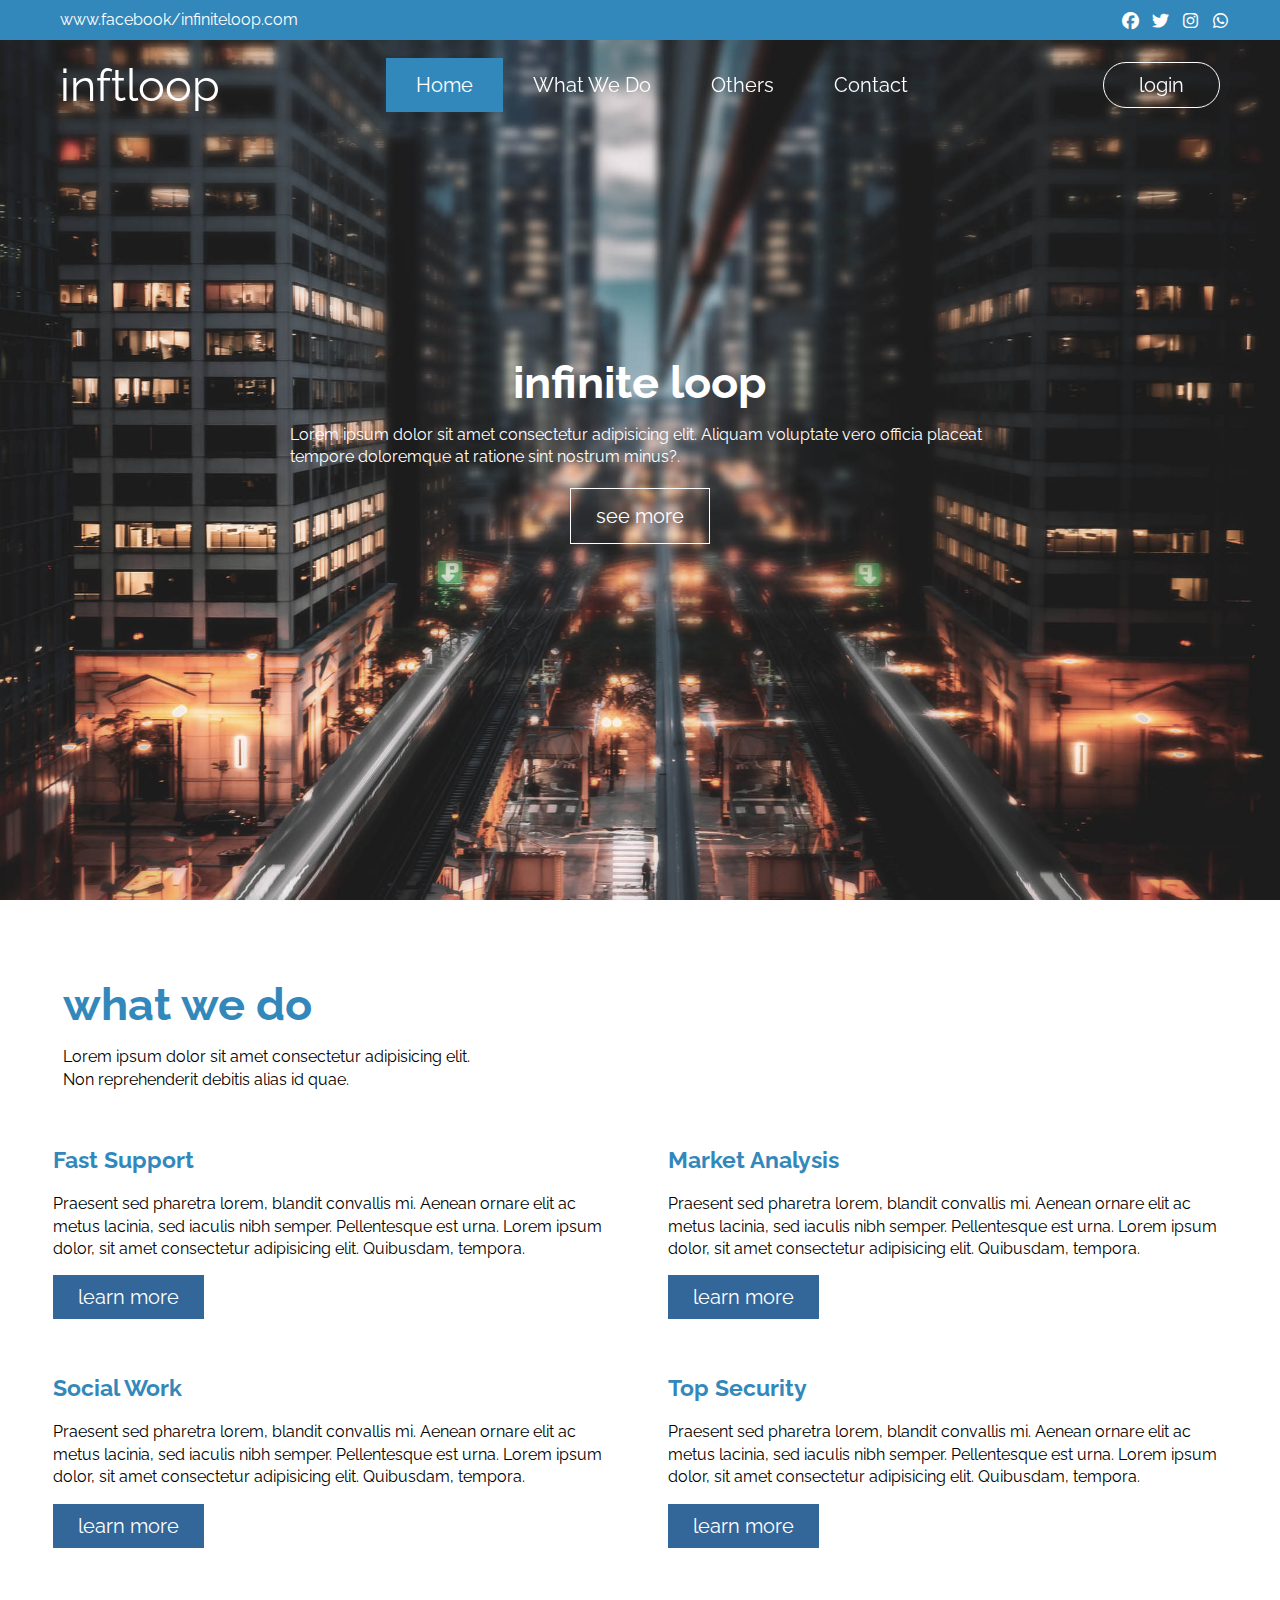
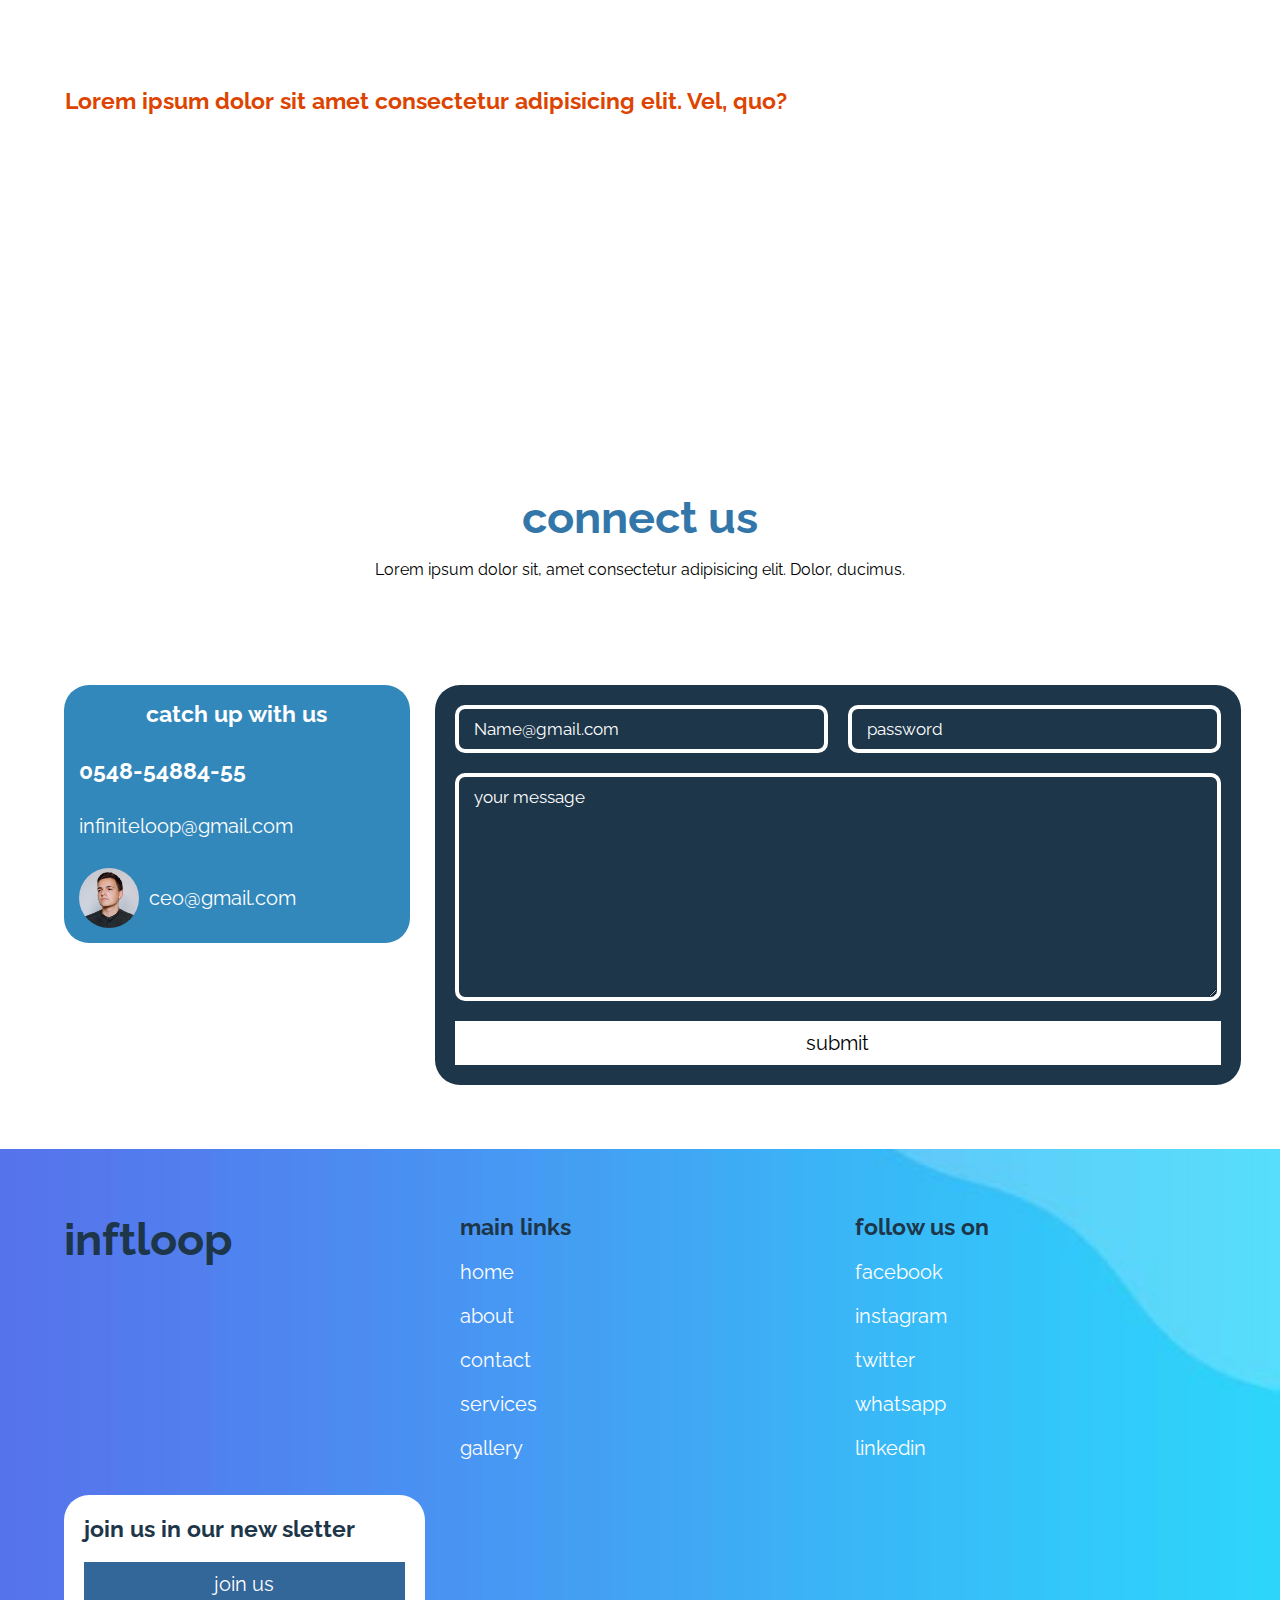
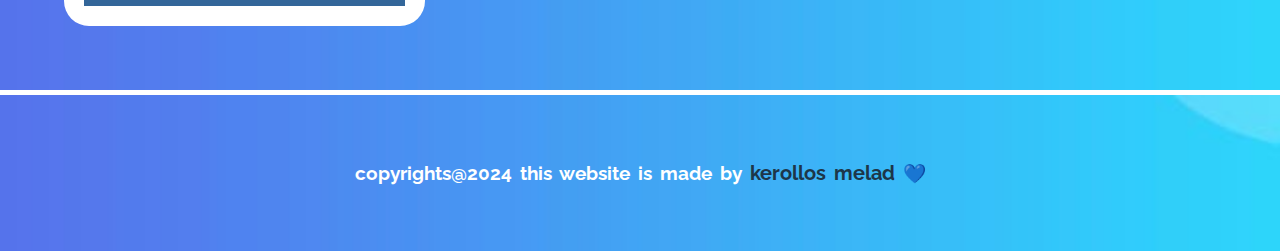
<file: index.html>
<!DOCTYPE html>
<html lang="en">
<head>
    <meta charset="UTF-8">
    <meta name="viewport" content="width=device-width, initial-scale=1.0">
    <title>Document</title>
    <link rel="stylesheet" href="css/home.css">
    <link rel="stylesheet" href="css/style.css">
    <link rel="stylesheet" href="https://cdnjs.cloudflare.com/ajax/libs/font-awesome/6.5.2/css/all.min.css" />
</head>
<body>
    <section class="media">
        <p>www.facebook/infiniteloop.com</p>
        <ul>
            <li> <i class="fa-brands fa-facebook"></i></li>
            <li> <i class="fa-brands fa-twitter"></i></li>
            <li> <i class="fa-brands fa-instagram"></i> </li>
            <li> <i class="fa-brands fa-whatsapp"></i> </li>
        </ul>
    </section>
    <!------------------ end media-------------------------------->
    <header>
        <a href="index.html" class="logo">inftloop</a>
        <nav>
            <ul class="menu">
                <li><a class="link active " href="#home">home</a></li>
                <li><a class="link" href="#about">what we do</a></li>
                <li  id="other" >
                    <a href="#"class="link">others</a>
                    <article class="other-links">
                        <ul>
                            <li><a href="services.html" class="link">more services</a></li>
                            <li><a href="gallery.html" class="link">gallery</a></li>
                        </ul>
                    </article>
                </li>
                <li><a class="link" href="#contact">contact</a></li>
            </ul>
        </nav>
        <article class="more">
            <article class="menu-btn">
                <div></div>
                <div></div>
            </article>
            <a href="log.html" class="logorsign">login</a>
        </article>
    </header>
    <!------------------ end header-------------------------------->
    <!------------------  home-------------------------------->
    <section class="home" id="home">
        <article class="home-text">
            <h3 class="d">infinite loop</h3>
            <p>Lorem ipsum dolor sit amet consectetur adipisicing elit. Aliquam voluptate vero officia placeat tempore doloremque at ratione sint nostrum minus?.</p>
            <a href="#">see more</a>
        </article>
    </section>
    <!------------------  home-------------------------------->
    <!------------------  service-------------------------------->
    <section class="about" id="about">
        <article class="title">
            <h3>what we do</h3>
            <p>Lorem ipsum dolor sit amet consectetur adipisicing elit.  <br>
                Non reprehenderit debitis alias id quae.
            </p>
        </article>
        <article class="service-boxs">
            <article class="service-box">
                <div class="service-text">
                    <h3>Fast Support</h3>
                    <p>Praesent sed pharetra lorem, blandit convallis mi. Aenean ornare elit ac metus lacinia, 
                        sed iaculis nibh semper. Pellentesque est urna.
                        Lorem ipsum dolor, sit amet consectetur adipisicing elit. Quibusdam, tempora.
                    </p>
                    <a href="#">learn more</a>
                </div>
            </article>
            <article class="service-box">
                <div class="service-text">
                    <h3>Market Analysis</h3>
                    <p>Praesent sed pharetra lorem, blandit convallis mi. Aenean ornare elit ac metus lacinia, 
                        sed iaculis nibh semper. Pellentesque est urna.
                        Lorem ipsum dolor, sit amet consectetur adipisicing elit. Quibusdam, tempora.
                    </p>
                    <a href="#">learn more</a>
                </div>
            </article>
            <article class="service-box">
                <div class="service-text">
                    <h3>Social Work</h3>
                    <p>Praesent sed pharetra lorem, blandit convallis mi. Aenean ornare elit ac metus lacinia, 
                        sed iaculis nibh semper. Pellentesque est urna.
                        Lorem ipsum dolor, sit amet consectetur adipisicing elit. Quibusdam, tempora.
                    </p>
                    <a href="#">learn more</a>
                </div>
            </article>
            <article class="service-box">
                <div class="service-text">
                    <h3>Top Security</h3>
                    <p>Praesent sed pharetra lorem, blandit convallis mi. Aenean ornare elit ac metus lacinia, 
                        sed iaculis nibh semper. Pellentesque est urna.
                        Lorem ipsum dolor, sit amet consectetur adipisicing elit. Quibusdam, tempora.
                    </p>
                    <a href="#">learn more</a>
                </div>
            </article>
        </article>
    </section>
    <!------------------  service-------------------------------->
    <!------------------  more data-------------------------------->
    <article class="more-data">
            <article class="more-data-text"> 
                <h3>Lorem ipsum dolor sit amet consectetur adipisicing elit. Vel, quo?</h3>
                <ol>
                    <li>
                        <p>
                            Lorem, ipsum dolor sit amet consectetur adipisicing elit. Aperiam, laboriosam molestias possimus distinctio obcaecati iusto.
                        </p>
                    </li>
                    <li>
                        <p>
                            Lorem, ipsum dolor sit amet consectetur adipisicing elit. Aperiam, laboriosam molestias possimus distinctio obcaecati iusto.
                        </p>
                    </li>
                    <li>
                        <p>
                            Lorem, ipsum dolor sit amet consectetur adipisicing elit. Aperiam, laboriosam molestias possimus distinctio obcaecati iusto.
                        </p>
                    </li>
                </ol>
                <a href="services.html">view more</a>
            </article>
    </article>
    <!------------------   more data-------------------------------->
        <!------------------   connect-------------------------------->   
        <article class="connect" id="contact">
            <article class="title">
                <h3>connect us</h3>
                <p>Lorem ipsum dolor sit, amet consectetur adipisicing elit. Dolor, ducimus.</p>
            </article>
            <article class="connect-box">
                <article class="connect-text">
                    <h3>catch up with us</h3>
                    <div>
                        <h3>0548-54884-55</h3>
                    </div>
                    <div>
                        <a href="#">infiniteloop@gmail.com</a>
                    </div>
                    <div>
                        <img src="./otherimgs/author.jpg" alt="img">
                        <a href="#">ceo@gmail.com</a>
                    </div>
                </article>
                <form action="">
                    <input type="text" placeholder="Name@gmail.com" id="email">
                    <input type="password" placeholder="password" id="pass">
                    <textarea placeholder="your message" rows="10"></textarea>
                    <a href="#contact"class='clear'>submit</a>
                </form>
            </article>
        </article>
        <!------------------   connect-------------------------------->
        <!--------------------- pop up---------------------------------->
        <article class="alert">
            <h3></h3>
            <a href="#contact">ok</a>
        </article>
        <!--------------------- pop up---------------------------------->
        <!--------------------- footer - --------------------->
        <footer>
            <article>
                <h1>inftloop</h1>
            </article>
            <article>
                <h3>main links</h3>
                <ul>
                    <li>
                        <a href="#home">home</a>
                    </li>
                    <li>
                        <a href="#about">about</a>
                    </li>
                    <li>
                        <a href="#contact">contact</a>
                    </li>
                    <li>
                        <a href="services.html">services</a>
                    </li>
                    <li>
                        <a href="gallery.html">gallery</a>
                    </li>
                </ul>
            </article>
            <article>
                <h3>follow us on </h3>
                <ul>
                    <li><a href="#">facebook</a></li>
                    <li><a href="#">instagram</a></li>
                    <li><a href="#">twitter</a></li>
                    <li><a href="#">whatsapp</a></li>
                    <li><a href="#">linkedin</a></li>
                </ul>
            </article>
            <article class="join">
                <h3>join us in our new sletter</h3>
                <a href="log.html">join us</a>
            </article>
        </footer>
        <article class="end">
            <h3>copyrights@2024 this website is made by <a href="#"> kerollos melad</a> 💙</h3>
        </article>
    <!--------------------- footer - --------------------->
    <script src="js/home.js"></script>
</body>
</html>
</file>
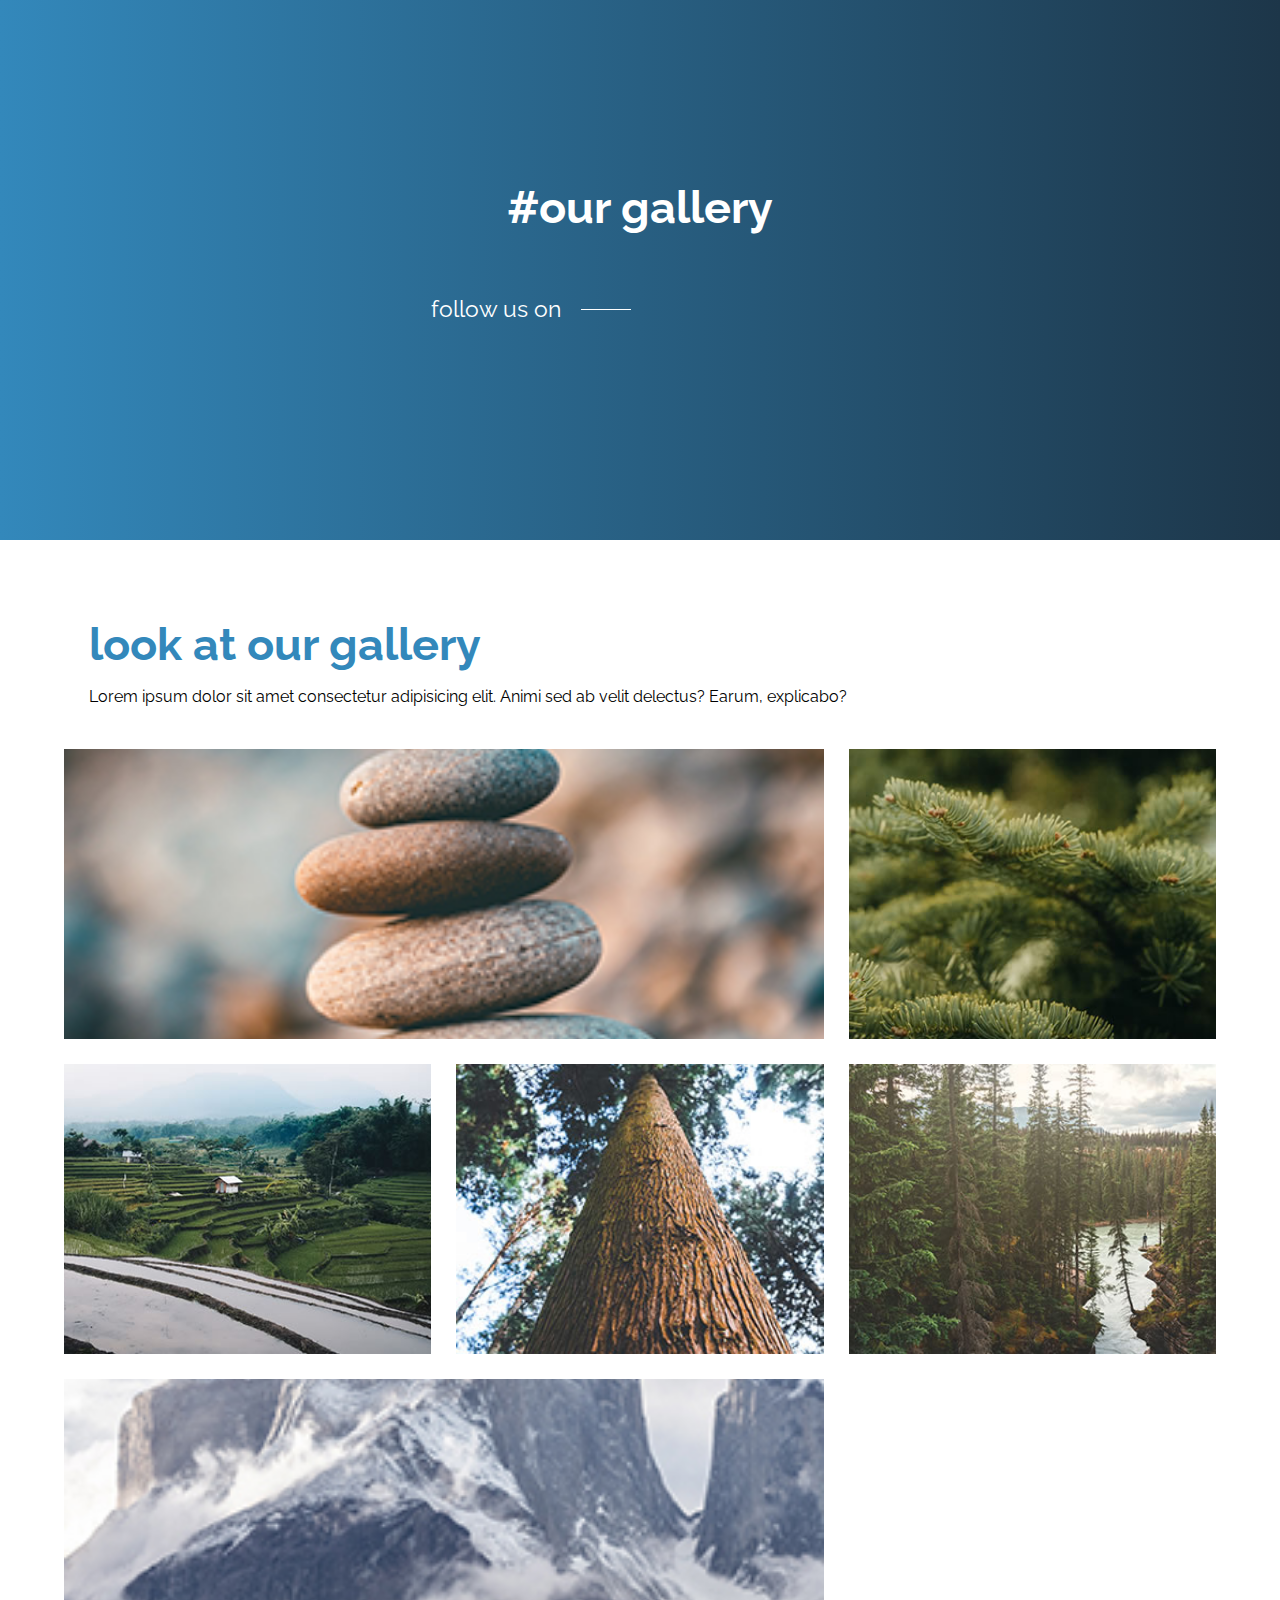
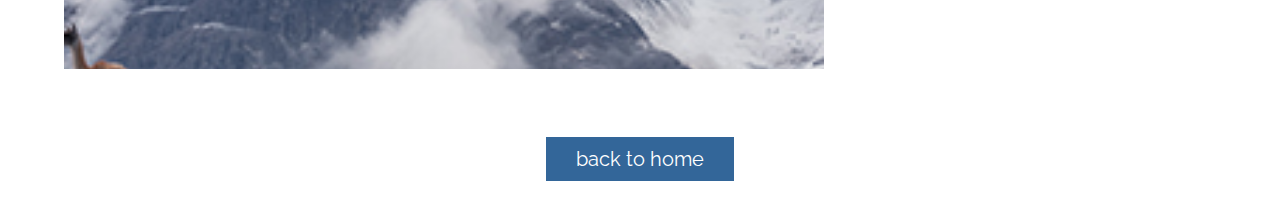
<file: gallery.html>
<!DOCTYPE html>
<html lang="en">
<head>
    <meta charset="UTF-8">
    <meta name="viewport" content="width=device-width, initial-scale=1.0">
    <title>Document</title>
    <link rel="stylesheet" href="css/style.css">
    <link rel="stylesheet" href="css/gallery.css">
    <link rel="stylesheet" href="https://cdnjs.cloudflare.com/ajax/libs/font-awesome/6.5.2/css/all.min.css" />
</head>
<body>
        <!------------------------------------ -->
    <section class="sec-page-section">
        <article class="sec-page-text">
            <h3>#our gallery</h3>
            <article class="follow">
                <p>follow us on</p>
                <span class="line"></span>
                <ul>
                    <li> <i class="fa-brands fa-facebook"></i></li>
                    <li> <i class="fa-brands fa-twitter"></i></li>
                    <li> <i class="fa-brands fa-instagram"></i> </li>
                    <li> <i class="fa-brands fa-whatsapp"></i> </li>
                </ul>
            </article>
        </article>
    </section>
        <!------------------------------------ -->
    <section class="img-gallery">
        <article class="title">
            <h3>look at our gallery</h3>
            <p>Lorem ipsum dolor sit amet consectetur adipisicing elit. Animi sed ab velit delectus? Earum, explicabo?</p>
        </article>
        <article class="img-boxs">
            <article class="img-box" id="hr-scale" data-click=".a">
                <img src="./otherimgs/portfolio-01.jpg" alt="img">
            </article>
            <article class="img-box" data-click=".b">
                <img src="./otherimgs/portfolio-02.jpg" alt="img">
            </article>
            <article class="img-box" data-click=".c" >
                <img src="./otherimgs/portfolio-03.jpg" alt="img">
            </article>
            <article class="img-box" data-click=".d">
                <img src="./otherimgs/portfolio-04.jpg" alt="img">
            </article>
            <article class="img-box" data-click=".e">
                <img src="./otherimgs/portfolio-05.jpg" alt="img">
            </article>
            <article class="img-box" id="hr-scale" data-click=".f">
                <img src="./otherimgs/portfolio-06.jpg" alt="img">
            </article>
        </article>
    </section>
    <article class="link">
        <a href="index.html" class="back">back to home</a>
    </article>
    <!----------------------  details sec ------------------------------------>
    <section class="detials">
        <article class="dit-content">
            <article class="close">
                <img src="./otherimgs/close.png" alt="img">
            </article>
            <article class="imgs ">
                <article class=" a img"><img src="./otherimgs/portfolio-01.jpg" alt="img"></article>
                <article class=" b img"><img src="./otherimgs/portfolio-02.jpg" alt="img"></article>
                <article class=" c img"><img src="./otherimgs/portfolio-03.jpg" alt="img"></article>
                <article class=" d img"><img src="./otherimgs/portfolio-04.jpg" alt="img"></article>
                <article class=" e img"><img src="./otherimgs/portfolio-05.jpg" alt="img"></article>
                <article class=" f img"><img src="./otherimgs/portfolio-06.jpg" alt="img"></article>
            </article>
        </article>
    </section>

    <script src="js/gallery.js"></script>
</body>
</html>
</file>
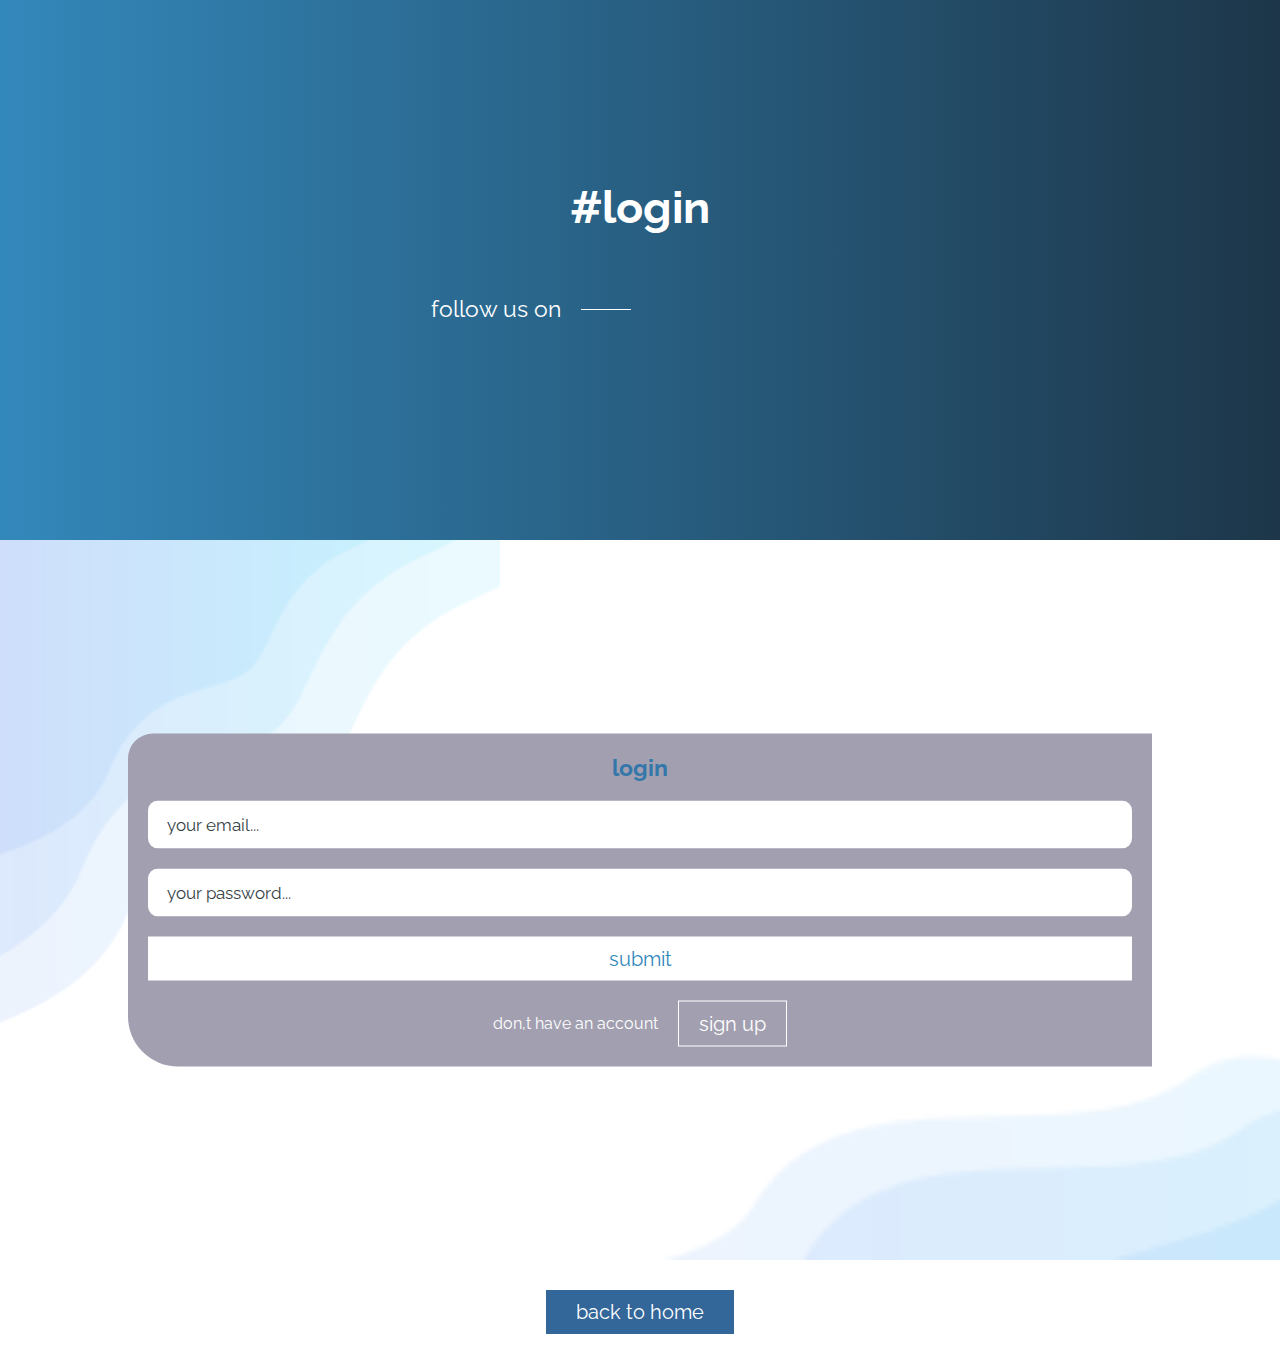
<file: log.html>
<!DOCTYPE html>
<html lang="en">
<head>
    <meta charset="UTF-8">
    <meta name="viewport" content="width=device-width, initial-scale=1.0">
    <title>Document</title>
    <link rel="stylesheet" href="css/style.css">
    <link rel="stylesheet" href="css/log.css">
    <link rel="stylesheet" href="css/home.css">
    <link rel="stylesheet" href="https://cdnjs.cloudflare.com/ajax/libs/font-awesome/6.5.2/css/all.min.css" />
</head>
<body>
    <!------------------------------------ -->
    <section class="sec-page-section">
        <article class="sec-page-text">
            <h3>#login</h3>
            <article class="follow">
                <p>follow us on</p>
                <span class="line"></span>
                <ul>
                    <li> <i class="fa-brands fa-facebook"></i></li>
                    <li> <i class="fa-brands fa-twitter"></i></li>
                    <li> <i class="fa-brands fa-instagram"></i> </li>
                    <li> <i class="fa-brands fa-whatsapp"></i> </li>
                </ul>
            </article>
        </article>
    </section>
        <!------------------------------------ -->
    <article class="log-box" id="log-box">
        <form  class="sign in" >
            <h3>sign up</h3>
            <article class="inputs">
                <input type="text" placeholder="your name...">
                <input type="number" placeholder="your phone number...">
                <input type="text" placeholder="your email...">
                <input type="password" placeholder="your password...">
                <a href="#log-box" class="clear">submit</a>
            </article>
            <article class="btn">
                <p>already have an account</p>
                <a href="#log-box" class=" change" data-sign=".up"  >login</a>
            </article>
        </form>
        <form  class="login active up">
            <h3>login</h3>
            <article class="inputs">
                <input type="text" placeholder="your email...">
                <input type="password" placeholder="your password...">
                <a href="#log-box" class="clear">submit</a>
            </article>
            <article class="btn">
                <p>don,t have an account</p>
                <a href="#log-box" class=" change" data-sign=".in" >sign up</a>
            </article>
        </form>
    </article>
    <article class="link">
        <a href="index.html" class="back">back to home</a>
    </article>
    <!--------------------- pop up---------------------------------->
    <article class="alert" >
        <h3></h3>
        <a href="#contact">ok</a>
    </article>
<!--------------------- pop up---------------------------------->

    <script src="js/log.js"></script>
</html>
</file>
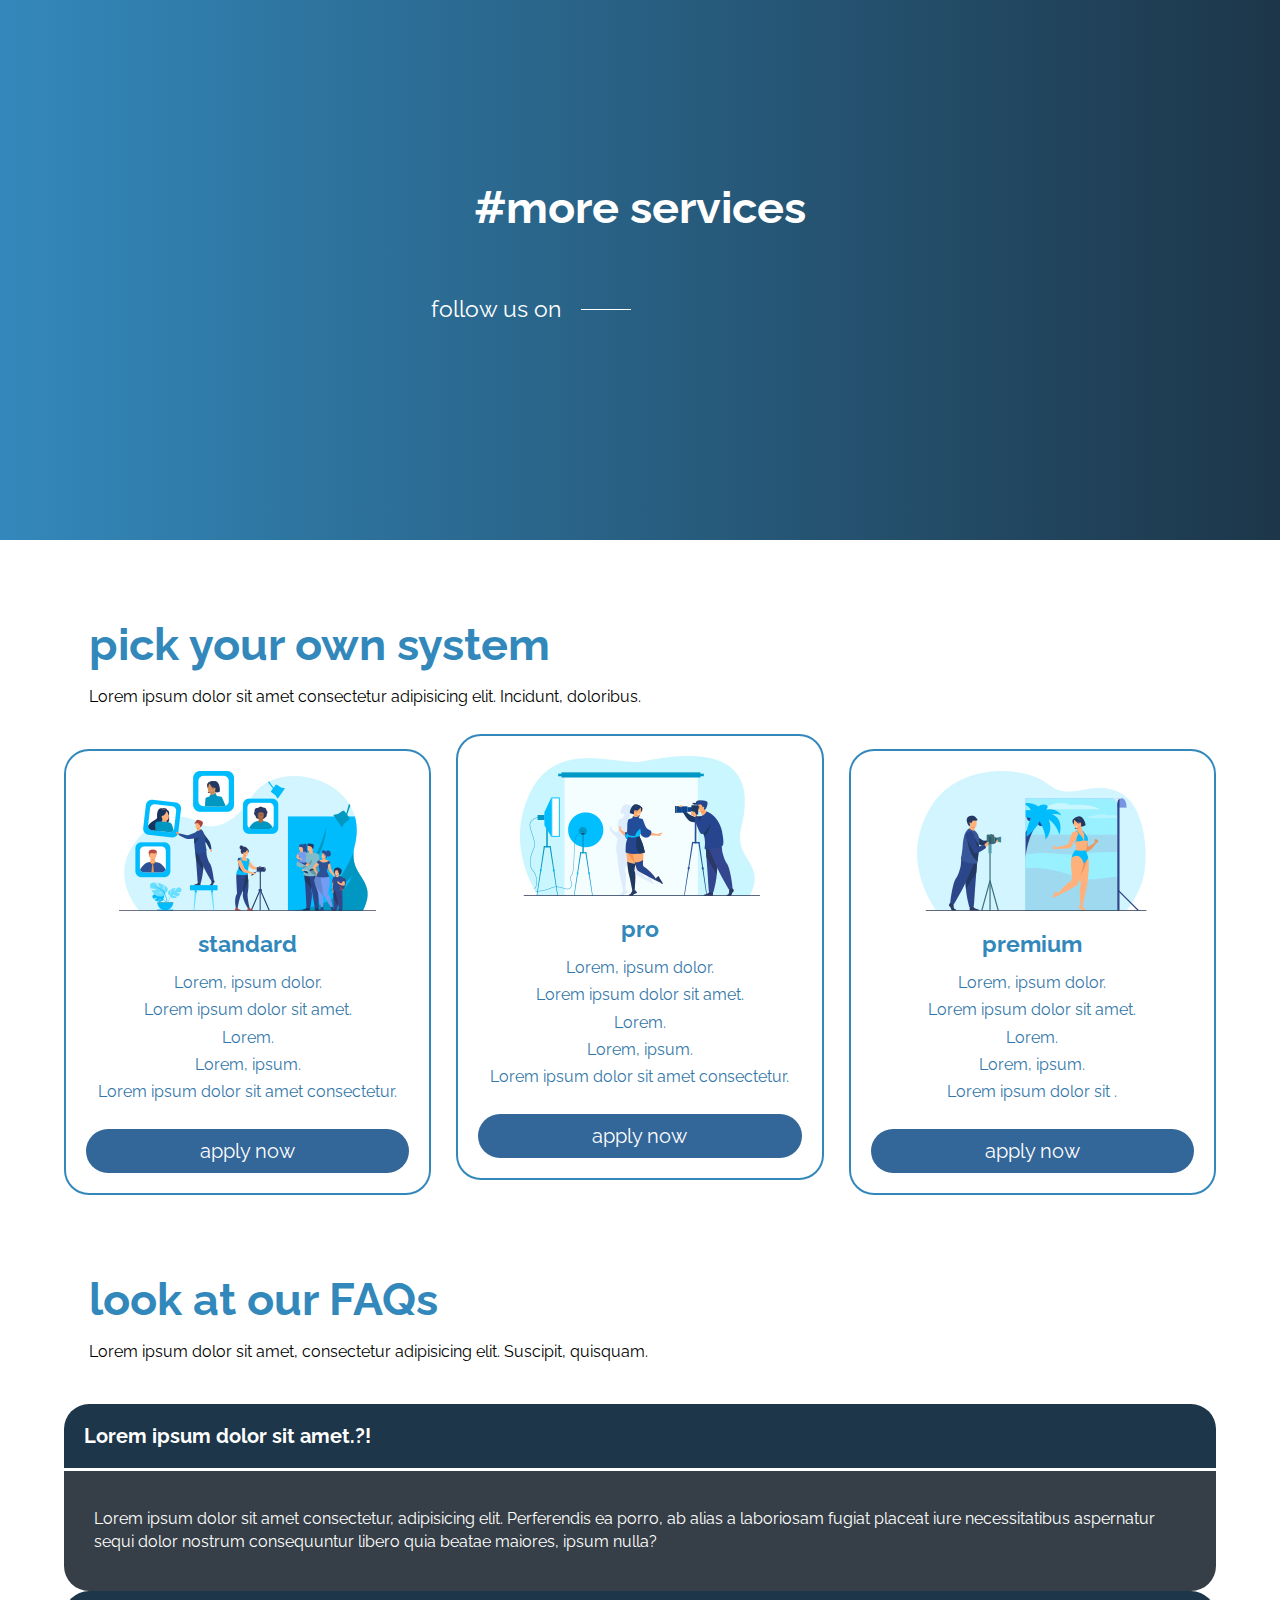
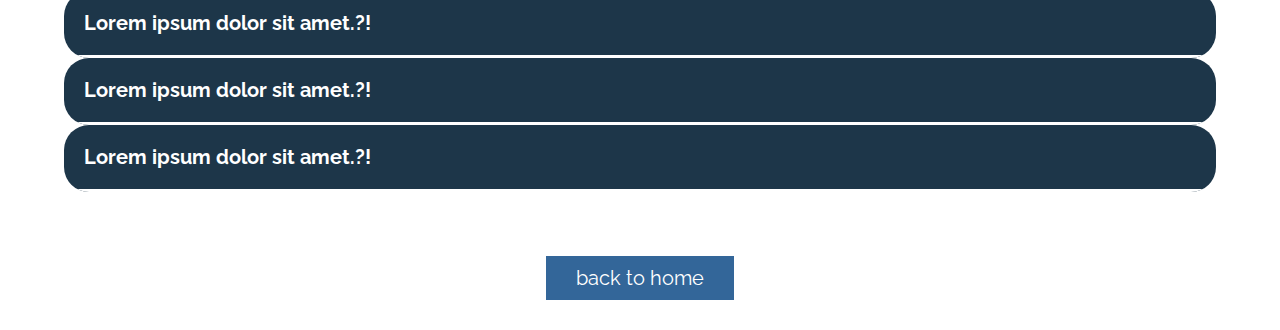
<file: services.html>
<!DOCTYPE html>
<html lang="en">
<head>
    <meta charset="UTF-8">
    <meta name="viewport" content="width=device-width, initial-scale=1.0">
    <title>Document</title>
    <link rel="stylesheet" href="css/style.css">
    <link rel="stylesheet" href="css/services.css">
    <link rel="stylesheet" href="https://cdnjs.cloudflare.com/ajax/libs/font-awesome/6.5.2/css/all.min.css" />
</head>
<body>
        <!------------------------------------ -->
    <section class="sec-page-section">
        <article class="sec-page-text">
            <h3>#more services</h3>
            <article class="follow">
                <p>follow us on</p>
                <span class="line"></span>
                <ul>
                    <li> <i class="fa-brands fa-facebook"></i></li>
                    <li> <i class="fa-brands fa-twitter"></i></li>
                    <li> <i class="fa-brands fa-instagram"></i> </li>
                    <li> <i class="fa-brands fa-whatsapp"></i> </li>
                </ul>
            </article>
        </article>
    </section>
        <!------------------------------------ -->
    <article class="services">
        <article class="title">
            <h3>pick your own system</h3>
            <p>Lorem ipsum dolor sit amet consectetur adipisicing elit. Incidunt, doloribus.</p>
        </article>
        <article class="services-wrraper">
            <div class="services-box">
                <img src="./otherimgs/pricing-01.jpg" alt="img">
                <h3>standard</h3>
                <ul>
                    <li>
                        <p>Lorem, ipsum dolor.</p>
                    </li>
                    <li>
                        <p>Lorem ipsum dolor sit amet.</p>
                    </li>
                    <li>
                        <p>Lorem.</p>
                    </li>
                    <li>
                        <p>Lorem, ipsum.</p>
                    </li>
                    <li>
                        <p>Lorem ipsum dolor sit amet consectetur.</p>
                    </li>
                </ul>
                <a href="#">apply now</a>
            </div>
            <div class="services-box">
                <img src="./otherimgs/pricing-02.jpg" alt="img">
                <h3>pro</h3>
                <ul>
                    <li>
                        <p>Lorem, ipsum dolor.</p>
                    </li>
                    <li>
                        <p>Lorem ipsum dolor sit amet.</p>
                    </li>
                    <li>
                        <p>Lorem.</p>
                    </li>
                    <li>
                        <p>Lorem, ipsum.</p>
                    </li>
                    <li>
                        <p>Lorem ipsum dolor sit amet consectetur.</p>
                    </li>
                </ul>
                <a href="#">apply now</a>
            </div>
            <div class="services-box">
                <img src="./otherimgs/pricing-03.jpg" alt="img">
                <h3>premium</h3>
                <ul>
                    <li>
                        <p>Lorem, ipsum dolor.</p>
                    </li>
                    <li>
                        <p>Lorem ipsum dolor sit amet.</p>
                    </li>
                    <li>
                        <p>Lorem.</p>
                    </li>
                    <li>
                        <p>Lorem, ipsum.</p>
                    </li>
                    <li>
                        <p>Lorem ipsum dolor sit .</p>
                    </li>
                </ul>
                <a href="#">apply now</a>
            </div>
        </article>
    </article>
        <!------------------------------------ -->
        <!------------------------------------ -->
    <section class="faq">
        <article class="title">
            <h3>look at our FAQs</h3>
            <p>Lorem ipsum dolor sit amet, consectetur 
                adipisicing elit. Suscipit, quisquam.
            </p>
        </article>
        <article class="faq-boxs">
            <article class="faq-box">

                <div class="main" data-filter=".a">
                    <h3 >Lorem ipsum dolor sit amet.?!</h3>
                </div>
                
                <div class="answer active a">
                    <p>Lorem ipsum dolor sit amet consectetur, adipisicing elit. Perferendis ea porro, ab alias a laboriosam fugiat placeat iure
                        necessitatibus aspernatur sequi dolor nostrum consequuntur libero quia beatae maiores, ipsum nulla?
                    </p>
                </div>
            </article>
            <article class="faq-box">

                <div class="main" data-filter=".b">
                    <h3 >Lorem ipsum dolor sit amet.?!</h3>
                </div>
                
                <div class="answer b ">
                    <p>Lorem ipsum dolor sit amet consectetur, adipisicing elit. Perferendis ea porro, ab alias a laboriosam fugiat placeat iure
                        necessitatibus aspernatur sequi dolor nostrum consequuntur libero quia beatae maiores, ipsum nulla?
                    </p>
                </div>
            </article>
            <article class="faq-box">

                <div class="main" data-filter=".c">
                    <h3 >Lorem ipsum dolor sit amet.?!</h3>
                </div>
                
                <div class="answer c ">
                    <p>Lorem ipsum dolor sit amet consectetur, adipisicing elit. Perferendis ea porro, ab alias a laboriosam fugiat placeat iure
                        necessitatibus aspernatur sequi dolor nostrum consequuntur libero quia beatae maiores, ipsum nulla?
                    </p>
                </div>
            </article>
            <article class="faq-box">

                <div class="main" data-filter=".d">
                    <h3 >Lorem ipsum dolor sit amet.?!</h3>
                </div>
                
                <div class="answer d ">
                    <p>Lorem ipsum dolor sit amet consectetur, adipisicing elit. Perferendis ea porro, ab alias a laboriosam fugiat placeat iure
                        necessitatibus aspernatur sequi dolor nostrum consequuntur libero quia beatae maiores, ipsum nulla?
                    </p>
                </div>
            </article>
        </article>
        <article class="link">
            <a href="index.html" class="back">back to home</a>
        </article>
    </section>
    <script src="js/services.js"></script>
</body>
</html>
</file>
<file: css/home.css>
.media{
    width: 100%;
    height: 40px;
    padding: 0 60px;
    display: flex;
    align-items: center;
    justify-content: space-between;
    color: white;
    background-color: var(--fst-color);
    position: fixed;
    z-index: 5;
    top: 0;
    left: 0;
}
.media ul{
    gap: 30px;
}
.media ul li i{
    display: flex;
    align-items: center;
    justify-content: center;
    font-size: var(--p-fsize);
}
.none{
    display: none;
}
/*-----------------end media --------------------*/
header{
    width: 100%;
    height: 90px;
    position: fixed;
    padding: 0 60px;
    display: flex;
    align-items: center;
    justify-content: space-between;
    z-index: 8;
    top: 40px;
    left: 0;
    color: white;
}
header .logo{
    font-size: var(--h1-fsize);
    color: white;
}
header nav ul{
    gap: 0;
}
header nav ul li{
    position: relative;
}
header nav ul li a{
    color: white;
    padding: 15px 30px ;
    text-transform: capitalize;
}
.other-links{
    width: 200px;
    position: absolute;
    top: 100%;
    left: 0;
    background-color: var(--foth-color);
    opacity: 0;
    transform: translateY(40px);
    pointer-events: none;
}
.other-links ul{
    flex-direction: column;
}
#other:hover .other-links{
    transform: translateY(0);
    opacity: 1;
    pointer-events: all;
}
header nav ul li a:hover , header nav ul li a.active{
    background-color: var(--btn-hover);
    color: white;
}
.more{
    display: flex;
    gap:10px ;
    align-items: center;
}
.logorsign{
    padding: 10px 35px;
    border: 1px solid white;
    color: white;
    border-radius: var(--medium-radius);
}
.logorsign:hover{
    background-color: var(--btn-hover);
    border-color:transparent ;
}
.menu-btn{
    width: 50px;
    height: 50px;
    display: none;
    flex-direction: column;
    justify-content: center;
    align-items: flex-end;
    padding: 5px;
    cursor: pointer;
}
.menu-btn div{
    width: 100%;
    height: 3px;
    border-radius: var(--medium-radius);
    background-color: var(--fst-color);
    margin: 5px 0;
}
.menu-btn div:first-child{
    width: 50%;
}
header.active{
    top: 0;
    background-color: #fff;
}
header.active .logo{
    color: var(--fst-color);
}
header.active ul li a{
    color: var(--fst-color);
}
header.active ul li a:hover{
    color: white;
    background-color: var(--btn-hover);
}
header.active .logorsign{
    border: 1px solid var(--fst-color);
    color: var(--fst-color);
}
header.active .logorsign:hover{
    color: white;
}
@media(max-width:768px){
    header {
        padding: 0 20px;
        top: 0;
    }
    .media{
        display: none;
    }
    .logorsign{
        padding: 10px 15px;
    }
}
@media(max-width:1100px){
    .menu-btn{
        display: flex;
    }
    nav ul.menu{
        position: absolute;
        right: 0;
        flex-direction: column;
        width: 90%;
        background: var(--foth-color);
        top: 93px;
        align-items: end;
        padding: 0 15px;
        height: 0;
        justify-content: center;
        overflow: hidden;
    }
    header.active .menu ul li a{
        color: white;
    }
    .other-links{
        left: -120%;
        top: 0;
        background-color: var(--tog-color);
        width: 120%;
    }
}
.menu.active{
    height: 350px;
}
/*------------------------- end header ------------------------------*/
.home{
    height: 100vh;
    background-image: url(../img/infinite-loop-01.jpg);
    background-size: cover;
    background-position: center;
    display: flex;
    align-items: center;
    justify-content: center;
    text-align: center;
    background-attachment: fixed;
}
.home-text{
    width: 700px;
}
.home-text h3 , .home-text p{
    color: white;
    margin-bottom: 15px;
}
.home-text h3{
    font-size: var(--h1-fsize);
}
.home-text p{
    text-align: left;
    margin-bottom: 20px;
}
.home-text a{
    padding: 15px 25px;
    color: white;
    border: 1px solid white;
}
.home-text a:hover{
    background-color: var(--btn-hover);
    border-color: transparent;
}
@media(max-width:768px){
    .home{
        background-image: url(../img/infinite-loop-02-mobile.jpg);
    }
    .home-text{
        width: 90%;
    }
}
/*---------------------- end home --------------------------*/
.about{
    padding: 3%;
}
.service-boxs{
    display: grid;
    grid-template-columns: repeat(2,1fr);
    gap: 25px;
}
.service-box{
    padding: 15px;
}
.service-text h3{
    font-size: var(--h3-fsize);
    color: var(--fst-color);
    margin-bottom: 20px;
}
.service-text p {
    margin-bottom: 15px;
}
.service-text a{
    color: white;
    background-color: var(--btn-bg);
    padding: 10px 25px;
}
.service-text a:hover{
    background-color: var(--btn-hover);
    box-shadow: 0 0 15px var(--btn-hover);
}
@media(max-width:768px){
    .service-boxs{
        grid-template-columns: 1fr;
    }
    .service-box{
        flex-direction: column;
        align-items: center;
    }
}
/*----------------------- end services ------------------------------*/
.more-data{
    width: 100%;
    min-height: 50vh;
    background-image: url(../img/infinite-loop-02-mobile.jpg);
    background-size: cover;
    background-attachment: fixed;
    background-position: center;
    padding: 40px;
    padding-left: 50px;
    display: flex;
    align-items: center;
}
.more-data-text{
    width: 80%;
    color: white;
    padding: 15px;  
}
.more-data-text h3{
    font-size: var(--h3-fsize);
    color: var(--scd-color);
    margin-bottom: 15px;
}
.more-data-text ol{
    margin-left: 15px;
    list-style: lower-roman;
}

.more-data-text ol p{
    margin-bottom: 15px;
}
.more-data-text a{
    margin-top: 10px;
    padding: 10px 20px;
    color: white;
    border: 1px solid white;
}
.more-data-text a:hover{
    border-color:transparent ;
    background-color: var(--scd-color);
    box-shadow: 0 0 15px var(--scd-color);
}
@media(max-width:768px){
    .more-data{
        padding: 20px 0;
    }
    .more-data-text{
        width: 90%;
        justify-content: center;
    }
}

.connect .title{
    text-align: center;
}
.connect .title h3{
    color: var(--txt-color);
}
.connect-box{
    padding: 5%;
    display: grid;
    grid-template-columns:30% 70%;
    gap: 25px;
}
.connect-text{
    padding: 15px;
    border-radius: var(--medium-radius);
    color:white ;
    display: flex;
    flex-direction: column;
    gap: 30px;
    background-color: var(--fst-color);
    height: fit-content;
}
.connect-text h3{
    text-align: center;
    font-size: var(--h3-fsize);
}
.connect-text div{
    display: flex;
    align-items: center;
    gap: 10px;
}
.connect-text div a{
    color: white;
}
.connect-text div a:hover{
    color: var(--foth-color);
}
.connect-text div img{
    width: 60px ;
    aspect-ratio: 1/1;
    border-radius: var(--big-radius);
}
.connect-box form{
    padding: 20px;
    display: grid;
    grid-template-columns: repeat(4,fr);
    gap: 20px;
    background-color: var(--foth-color);
    border-radius: var(--medium-radius);
}
.connect-box form input ,.connect-box form textarea  {
    grid-column: span 2;
    padding: 10px 15px; 
    background-color: white;
    border: 4px solid white;
    color: white;
    font-size: var(--p-fsize);
    border-radius: var(--small-radius);
    background-color: transparent;
}
.connect-box form input.error ,.connect-box form textarea.error{
    border-color: red;
}
.connect-box form input:focus , .connect-box form textarea:focus{
    border-radius: var(--medium-radius);
    border-color: var(--fst-color);
}
.connect-box form input::placeholder , .connect-box form textarea::placeholder {
    color: white;
}
.connect-box form textarea , .connect-box form a{
    grid-column: span 4;
}
.connect-box form a{
    text-align: center;
    padding: 10px 0;
    color: var(--btn-color);
    background-color: white;
}
.connect-box form a:hover{
    background-color: var(--btn-hover);
    color: white;
    border-radius: var(--medium-radius);
}

@media(max-width:1100px){
    .connect-box{
        grid-template-columns: 1fr;
    }
    .connect-box form input{
        grid-column: span 4;
    }
}
/*----------------------- end connect ------------------------*/
footer{
    width: 100%;
    padding: 5%;
    display: grid;
    grid-template-columns: repeat(auto-fit , minmax(290px , 1fr));
    position: relative;
    background-image: url(../otherimgs/service-bg.jpg);
    background-repeat: no-repeat;
    background-size: cover;
    background-position: center;
    gap: 35px;
    border-bottom: 5px solid white;
}
footer article h1{
    font-size: var(--h1-fsize);
    color: var(--foth-color);
}
footer article h3{
    color: var(--foth-color);
    font-size: var(--h3-fsize);
}
footer article ul{
    flex-direction: column;
    margin-top: 20px;
    gap: 20px;
}
footer article ul a{
    color: white;
}
footer article ul a:hover{
    color: var(--foth-color);
    transform: translateX(10px);
}
.join{
    padding: 20px;
    border-radius: var(--medium-radius);
    background-color: white;
    height: fit-content;
    display: grid;
    grid-template-columns: 1fr;
    gap: 20px;
}
.join h3{
    color: var(--foth-color);
}
.join a{
    padding: 10px; 
    background-color: var(--btn-bg);
    color: white;
    text-align: center;
}
.join a:hover{
    border-radius: var(--medium-radius);
    background-color: var(--foth-color);
}
@media(max-width:768px){
    footer article{
        text-align: center;
    }
}
/*---------------------- end footer  ---------------------------------*/
.end{
    width: 100%;
    text-align: center;
    line-height: 1.4;
    padding: 5%;
    background-image: url(../otherimgs/service-bg.jpg);
    background-repeat: no-repeat;
    background-size: cover;
    background-position: center;
    color: white;
    word-spacing: 3px;
}
.end a{
    color: var(--foth-color);
}
</file>
<file: css/style.css>
@import url("https://fonts.googleapis.com/css?family=Raleway:100,300,400,500,700,900");
:root{
    --fst-color: #38B;
    --scd-color:#D40;
    --txt-color:#37A;
    --tog-color: #363f47;
    --foth-color: #1d3649;
    --btn-hover: #38B;
    --btn-bg: #369;
    --form-bg:rgb(162, 159, 176);

    --small-radius:10px;
    --medium-radius:25px;
    --big-radius:50%;

    --h1-fsize:45px;
    --h3-fsize:23px;
    --p-fsize:17px;
    --a-fsize:20px;
}
*{
    margin: 0;
    padding: 0;
    box-sizing: border-box;
    transition: all .5s ;
    scroll-behavior: smooth;
    outline: none;
    -webkit-tap-highlight-color: transparent;
	font-family: "Raleway", sans-serif;

}
::after , ::before{
    position: absolute;
    content: "";
    transition: all .5s;
}
::selection{
    background-color: var(--fst-color);
    color: white;
}
p,a{
    font-size: var(--p-a-fsize);
}
p{
    line-height: 1.4;
}
ul {
    display: flex;
    gap: 10px;
    list-style: none;
}
a{
    text-decoration: none;
    display: inline-block;
    font-size: var(--a-fsize);
}
img{
    object-fit: cover;
}
section{
    position: relative;
    width: 100%;
}
/*-------------------- generals------------------------------------*/
/*-------------------- components------------------------------------*/
.title{
    text-align: left;
    padding: 40px 25px  ;
}
.title h3{
    font-size: var(--h1-fsize);
    color: var(--fst-color);
    margin-bottom: 15px;
}
.sec-page-section{
    height: 60vh;
    display: flex;
    align-items: center;
    justify-content: center;
    text-align: center;
    background: linear-gradient(to right , var(--fst-color) , var(--foth-color));
}
.sec-page-text{
    width: 700px;
}
.sec-page-text h3{
    font-size: var(--h1-fsize);
    margin-bottom: 25px;
    color: white;
}
.sec-page-text p{
    font-size: var(--h3-fsize);
}
.follow{
    display: flex;
    gap: 20px;
    align-items: center;
    overflow-y: hidden;
    color: white;
    justify-content: center;
    height: 100px;
}
.follow .line{
    height: 1px;
    background-color: white;
    width: 50px;
}
.follow ul li{
    transition: 1s;
}
.follow ul li i{
    padding: 20px;
    border-radius: var(--big-radius);
    border: 1px solid white;
    display: flex;
    align-items: center;
    justify-content: center;
    cursor: pointer;
    font-size: var(--a-fsize);
}
.follow ul li i:hover{
    background-color: var(--tog-color);
    border-color: transparent;
}
.follow ul li:nth-child(odd) {
    transform: translateY(-200px);
}
.follow ul li:nth-child(even) {
    transform: translateY(200px);
}
.follow:hover .line{
    width: 75px;
}
@media(max-width:768px){
    .sec-page-text{
        width: 90%;
    }
}
.follow:hover   ul li:nth-child(even) ,
.follow:hover   ul li:nth-child(odd) {
    transform: translateY(0px);
}
.link{
    width: 100%;
    display: flex;
    justify-content: center;
}
.back{
    padding: 10px 30px;
    margin: 30px ;
    color: white;
    background-color: var(--btn-bg);
}
.back:hover{
    background-color: var(--btn-hover);
    box-shadow: 0 0 10px var(--btn-hover);
}
@media(max-width:400px){
    .line{
        display: none;
    }
}
/*------------------------------------------*/
.alert{
    position: fixed;
    top: -100%;
    left: 50%;
    transform: translateX(-50%);
    background-color: var(--fst-color);
    color: white ;
    border-radius: var(--small-radius);
    display: flex;
    flex-direction: column;
    gap: 20px;
    width: 500px;
    align-items: center;
    padding: 20px 30px;
    text-align: center;
}
.alert a{
    padding: 10px 25px;
    border: 1px solid white;
    color: white;
}
.alert a:hover{
    border-radius: var(--medium-radius);
    color: var(--txt-color);
    background-color: white;
}
.alert.active{
    top: 30%;
}
@media(max-width:768px){
    .alert{
        width: 90%;
    }
}
</file>
<file: css/gallery.css>
.img-gallery{
    padding: 3% 5%;
}
.img-boxs{
    display: grid;
    grid-template-columns: repeat(auto-fit,minmax(290px , 1fr));
    gap: 25px;
}
.img-box{
    position: relative;
    height: 290px;
    overflow: hidden;
}
.img-box img{
    width: 100%;
    height: 100%;
}
#hr-scale{
    grid-column: span 2;
}
.img-box:hover{
    filter: grayscale(1);
    transition:1s;
}
.img-box::after{
    width: 35px;
    height: 300%;
    background-color: rgba(255, 249, 249 , .5);
    z-index: 5;
    top: -300%;
    left: 0;
    transform:  rotate(45deg);
    transition: 1s;
}
.img-box:hover::after{
    top: 300%;
    left: 100%;
}
@media(max-width:768px){
    #hr-scale{
        grid-column: unset;
    }
}
/*-------------------------  ditails sec ------------------------------*/
.detials{
    position: fixed;
    top: 0;
    left: 0;
    background-color: rgb(0, 0, 0 , .9);
    z-index: 999999999999;
    display: flex;
    align-items: center;
    justify-content: center;
    width: 100%;
    height: 100vh;
    transform: translateY(-100vh);
}
.detials.active{
    transform: translateY(00vh);
}
.dit-content{
    width: 800px;
    display: flex;
    flex-direction: column;
    gap: 15px;
    text-align: end;
}
.dit-content .img{
    width: 100%;
    height: 400px;
    display: none;
}
.dit-content .img img{
    width: 100%;
}
.dit-content .img.show{
    display: flex;
}
.close{
    cursor: pointer;
}
.dit-content p {
    font-size: var(--h3-fsize);
    color: var(--fst-color);
}
@media(max-width:768px){
    .dit-content{
        width: 90%;
    }
}
</file>
<file: css/log.css>
.log-box{
    padding: 5% 0;
    position: relative;
    height: 80vh;
    overflow: hidden;
}
.log-box::after ,.log-box::before{
    bottom: 0;
    right: 0;
    width: 800px;
    height: 800px;
    background-image: url(../otherimgs/regular-table-bottom.png);
    background-repeat: no-repeat;
    background-size: cover;
    background-position: center;
    z-index: -1;
}
.log-box::before{
    width: 500px;
    height: 500px;
    top: 0;
    left: 0;
    background-image: url(../otherimgs/regular-table-top.png);
}
.log-box form{
    display: grid;
    grid-template-columns: 1fr;
    text-align: center;
    padding: 20px;
    gap: 20px;
    border-radius: 25px 0 0 50px;
    background-color: var(--form-bg);
    position: absolute;
    width: 80%;
    top: 50%;
    left: 50%;
    transform: translate(-50%, -50%);
    height: auto;
    top: -100%;
    opacity: 0;
}
form.active{
    top: 50%;
    transform: translate(-50% , -50%);
    opacity: 1;
}
form.animate{
    animation:updown 2 .3s linear ;
}
@keyframes updown{
    50%{
        transform:  translate(-50% , -50%) scaleX(1.2);
    }
    100%{
        transform:  translate(-50% , -50%) scaleX(1);
    }
}
.log-box .sign{
    border-radius: 0 50px 25px 0;
}
.log-box form h3{
    font-size: var(--h3-fsize);
    font-weight: 800px;
    color: var(--txt-color);
}
.inputs{
    display: grid;
    grid-template-columns: 1fr;
    gap: 20px;
}
.inputs input{
    padding: 10px 15px; 
    background-color: white;
    border: 4px solid transparent;
    color: var(--tog-color);
    font-size: var(--p-fsize);
    border-radius: var(--small-radius);
}
.inputs input.error{
    border-color: red;
}
.sign .inputs{
    grid-template-columns: repeat(2,1fr);
}
.inputs input:focus{
    border-radius: var(--medium-radius);
    border-color: var(--fst-color);
}
.inputs input::placeholder{
    color: var(--tog-color);
}
.inputs a{
    padding: 10px;
    text-align: center;
    color: var(--fst-color);
    background-color: white;
}
.sign .inputs a{
    grid-column: span 2;
}
.inputs a:hover{
    background-color: var(--fst-color);
    color: white;
    border-radius: var(--medium-radius);
}
.btn{
    display: flex;
    align-items: center;
    gap: 20px;
    justify-content: center;
}
.btn p{
    color: white;
}
.btn a{
    padding: 10px 20px;
    border: 1px solid white;
    color: white;
    text-align: center;
}
.btn a:hover{
    border-color: transparent;
    background-color: var(--btn-hover);
}

@media(max-width:768px){
    .log-box{
        padding: 5% 3%;
    }
    .log-box form{
        width: 90%;
    }
    .log-box::after,.log-box::before{
        width: 100%;
        height: 100%;
    }
    .sign .inputs{
        grid-template-columns: 1fr;
    }
    .sign .inputs a{
        grid-column: unset;
    }
}
</file>
<file: css/services.css>
.services{
    padding: 3% 5%; 
}
.services-wrraper{
    display: grid;
    grid-template-columns: repeat(auto-fit , minmax(280px , 1fr));
    gap: 25px;
}
.services-box{
    border: 2px solid var(--fst-color);
    border-radius:var(--medium-radius);
    overflow: hidden;
    padding: 20px;
    text-align: center;
}
.services-box img{
    margin-bottom: 15px;
}
.services-box h3{
    margin-bottom: 15px;
    color: var(--fst-color);
    font-size: var(--h3-fsize);
}
.services-box ul{
    flex-direction: column;
    gap: 5px;
    margin-bottom: 15px;
}
.services-box ul li p{
    color: var(--txt-color);
}
.services-box a{
    width: 100%;
    padding: 10px 0;
    margin-top: 10px;
    background-color: var(--btn-bg);
    border-radius: var(--medium-radius);
    color: white;
}
.services-box a:hover{
    background-color: var( --btn-hover);
    box-shadow: 0 0 10px var( --btn-hover) ;
}
.services-wrraper .services-box:nth-child(2){
    transform: translateY(-15px);
}
@media(max-width:768px){
    .services-wrraper .services-box:nth-child(2){
        transform: translateY(0px);
    }
}
/*--------------------- services -------------------------------*/
.faq{
    padding: 0 5%;
}
.faq-boxs{
    display: flex;
    align-items: center;
    justify-content: center;
    padding-bottom: 3%;
    flex-direction: column;
}
.faq-box{
    border-radius: var(--medium-radius);
    overflow: hidden;
    user-select: none;
}
.faq-box .main{
    padding:  20px;
    background-color:var(--foth-color);
    color:white ;
    border-bottom:3px solid white ;
    display: flex;
    align-items: center;
}
.main h3{
    font-size: var(--a-fsize);
}
.faq-box .answer{
    background-color: var(--tog-color);
    color: white;
    height: 0;
    overflow: hidden;
    display: flex;
    align-items: center;
}
.answer p{
    padding: 0 30px;
}
.faq-box .answer.active{
    height:120px ;
}
@media(max-width:500px){
    .answer.answer.active{
        height: 200px;
    }
}
</file>
